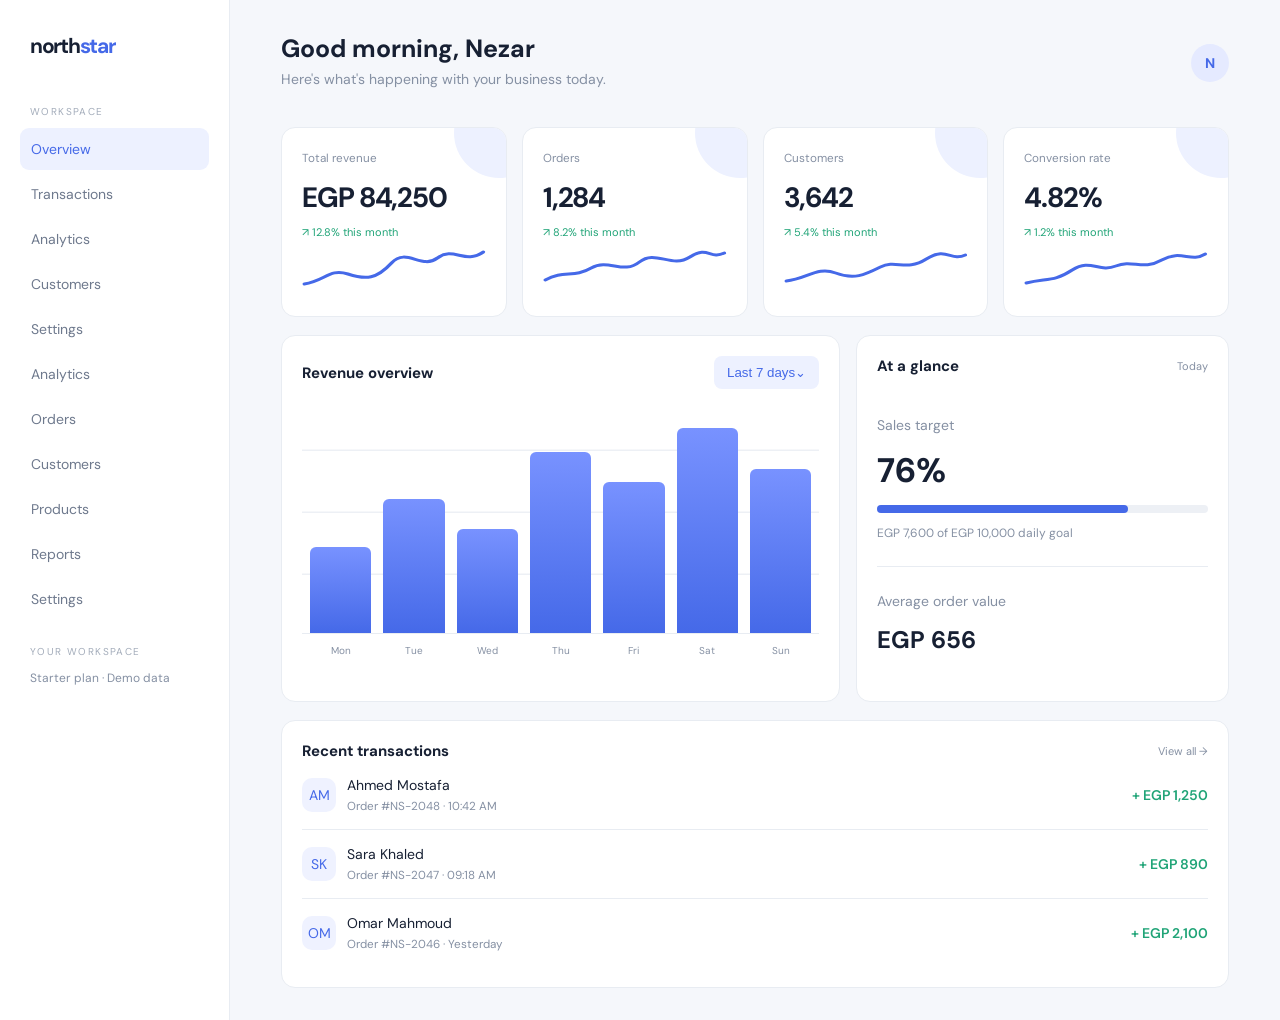
<file: projects/northstar/index.html>
<!doctype html><html lang="en"><head><meta charset="utf-8"><meta name="viewport" content="width=device-width,initial-scale=1"><title>Northstar — Business overview</title><link href="https://fonts.googleapis.com/css2?family=DM+Sans:wght@400;500;600;700&display=swap" rel="stylesheet"><style>
:root{--bg:#f5f7fb;--ink:#172033;--muted:#8590a3;--line:#e8ecf2;--blue:#4569e8;--green:#20a477}*{box-sizing:border-box}body{margin:0;background:var(--bg);color:var(--ink);font:14px 'DM Sans',sans-serif}.app{display:grid;grid-template-columns:230px 1fr;min-height:100vh}.side{background:#fff;border-right:1px solid var(--line);padding:28px 20px}.brand{font-size:21px;font-weight:700;letter-spacing:-.06em;margin:4px 10px 45px}.brand b{color:var(--blue)}.navlabel{font-size:10px;color:#a3acba;letter-spacing:.14em;margin:25px 10px 10px}.nav a{display:block;padding:12px 11px;margin:3px 0;color:#6e798d;text-decoration:none;border-radius:9px}.nav a.active,.nav a:hover{background:#edf1ff;color:var(--blue)}.main{padding:32px clamp(18px,4vw,55px);max-width:1500px;width:100%;margin:auto}.top{display:flex;justify-content:space-between;align-items:center;margin-bottom:34px}.top h1{font-size:25px;margin:0}.top p{color:var(--muted);margin:5px 0}.avatar{width:38px;height:38px;border-radius:50%;background:#e5eaff;color:var(--blue);display:grid;place-items:center;font-weight:700}.metrics{display:grid;grid-template-columns:repeat(4,1fr);gap:15px}.card{background:#fff;border:1px solid var(--line);border-radius:14px;padding:20px}.metric small{color:var(--muted)}.metric strong{display:block;font-size:28px;margin:13px 0 6px;letter-spacing:-.04em}.up{font-size:11px;color:var(--green)}.content{display:grid;grid-template-columns:1.5fr 1fr;gap:16px;margin-top:18px}.spark{width:100%;height:42px;margin-top:10px}.spark path{fill:none;stroke:#4569e8;stroke-width:3;stroke-linecap:round;stroke-linejoin:round}.metric{position:relative;overflow:hidden}.metric:after{content:'';position:absolute;width:90px;height:90px;border-radius:50%;background:#edf1ff;right:-38px;top:-40px;z-index:0}.metric>*{position:relative;z-index:1}.cardhead{display:flex;justify-content:space-between;align-items:center}.cardhead h2{font-size:15px;margin:0}.cardhead span{color:var(--muted);font-size:11px}.chart{height:245px;display:flex;align-items:end;gap:12px;padding:28px 8px 0;border-bottom:1px solid var(--line);background:repeating-linear-gradient(to bottom,transparent 0 60px,#edf0f5 61px 62px)}.bar{flex:1;background:linear-gradient(#7892ff,#4569e8);border-radius:6px 6px 0 0;position:relative;min-width:10px}.bar span{position:absolute;bottom:-24px;left:50%;transform:translateX(-50%);font-size:10px;color:var(--muted)}.activity{margin-top:18px}.transaction{display:flex;justify-content:space-between;align-items:center;padding:15px 0;border-bottom:1px solid var(--line)}.transaction:last-child{border:0}.person{display:flex;gap:11px;align-items:center}.dot{width:34px;height:34px;border-radius:10px;background:#eff2ff;color:var(--blue);display:grid;place-items:center}.person small{display:block;color:var(--muted);margin-top:4px}.amount{font-weight:600}.positive{color:var(--green)}.toggle{border:0;background:#edf1ff;color:var(--blue);padding:9px 13px;border-radius:8px;cursor:pointer}@media(max-width:900px){.app{grid-template-columns:1fr}.side{padding:14px 18px;border-right:0;border-bottom:1px solid var(--line)}.brand{margin:5px 8px 12px}.nav{display:flex;overflow:auto;gap:4px}.navlabel{display:none}.nav a{white-space:nowrap}.metrics{grid-template-columns:repeat(2,1fr)}.content{grid-template-columns:1fr}}@media(max-width:480px){.metrics{gap:9px}.card{padding:15px}.metric strong{font-size:23px}.main{padding:22px 14px}}
</style></head><body><div class="app"><aside class="side"><div class="brand">north<b>star</b></div><p class="navlabel">WORKSPACE</p><nav class="nav"><a class="active" href="#">Overview</a><a href="#activity">Transactions</a><a href="#chart">Analytics</a><a href="#activity">Customers</a><a href="#activity">Settings</a></nav><p class="navlabel">YOUR WORKSPACE</p><p style="font-size:12px;color:#8590a3;margin:12px 10px">Starter plan · Demo data</p></aside><main class="main"><header class="top"><div><h1>Good morning, Nezar</h1><p>Here's what's happening with your business today.</p></div><div class="avatar">N</div></header><section class="metrics"><article class="card metric"><small>Total revenue</small><strong>EGP 84,250</strong><span class="up">↗ 12.8% this month</span><svg class="spark" viewBox="0 0 160 42" preserveAspectRatio="none"><path d="M2 34 C20 31 24 18 40 24 S65 29 78 13 S104 20 118 8 S142 15 158 2"/></svg></article><article class="card metric"><small>Orders</small><strong>1,284</strong><span class="up">↗ 8.2% this month</span><svg class="spark" viewBox="0 0 160 42" preserveAspectRatio="none"><path d="M2 30 C18 20 27 28 42 18 S70 25 84 12 S112 19 128 7 S145 10 158 3"/></svg></article><article class="card metric"><small>Customers</small><strong>3,642</strong><span class="up">↗ 5.4% this month</span><svg class="spark" viewBox="0 0 160 42" preserveAspectRatio="none"><path d="M2 31 C20 29 29 16 45 23 S70 25 84 17 S106 22 124 9 S145 12 158 5"/></svg></article><article class="card metric"><small>Conversion rate</small><strong>4.82%</strong><span class="up">↗ 1.2% this month</span><svg class="spark" viewBox="0 0 160 42" preserveAspectRatio="none"><path d="M2 33 C20 28 26 32 42 20 S65 23 80 16 S103 21 120 10 S145 13 158 4"/></svg></article></section><section class="content"><article class="card" id="chart"><div class="cardhead"><h2>Revenue overview</h2><button class="toggle" id="period">Last 7 days⌄</button></div><div class="chart" id="bars"><div class="bar" style="height:40%"><span>Mon</span></div><div class="bar" style="height:62%"><span>Tue</span></div><div class="bar" style="height:48%"><span>Wed</span></div><div class="bar" style="height:84%"><span>Thu</span></div><div class="bar" style="height:70%"><span>Fri</span></div><div class="bar" style="height:95%"><span>Sat</span></div><div class="bar" style="height:76%"><span>Sun</span></div></div></article><article class="card"><div class="cardhead"><h2>At a glance</h2><span>Today</span></div><div style="padding:26px 0"><p style="color:#8590a3">Sales target</p><strong style="font-size:34px">76%</strong><div style="height:8px;background:#edf0f5;border-radius:9px;margin:12px 0"><div style="width:76%;height:100%;background:#4569e8;border-radius:9px"></div></div><p style="color:#8590a3;font-size:12px">EGP 7,600 of EGP 10,000 daily goal</p><hr style="border:0;border-top:1px solid #e8ecf2;margin:25px 0"><p style="color:#8590a3">Average order value</p><strong style="font-size:24px">EGP 656</strong></div></article></section><section class="card activity" id="activity"><div class="cardhead"><h2>Recent transactions</h2><span>View all →</span></div><div class="transaction"><div class="person"><span class="dot">AM</span><div>Ahmed Mostafa<small>Order #NS-2048 · 10:42 AM</small></div></div><span class="amount positive">+ EGP 1,250</span></div><div class="transaction"><div class="person"><span class="dot">SK</span><div>Sara Khaled<small>Order #NS-2047 · 09:18 AM</small></div></div><span class="amount positive">+ EGP 890</span></div><div class="transaction"><div class="person"><span class="dot">OM</span><div>Omar Mahmoud<small>Order #NS-2046 · Yesterday</small></div></div><span class="amount positive">+ EGP 2,100</span></div></section></main></div><script>let alt=false;document.getElementById('period').addEventListener('click',()=>{alt=!alt;document.getElementById('period').textContent=alt?'Last 30 days⌄':'Last 7 days⌄';document.querySelectorAll('.bar').forEach((b,i)=>b.style.height=(alt?[58,75,44,90,68,100,82][i]:[40,62,48,84,70,95,76][i])+'%')});document.querySelectorAll('.nav a').forEach(a=>a.addEventListener('click',()=>{document.querySelectorAll('.nav a').forEach(x=>x.classList.remove('active'));a.classList.add('active')}));</script><script>
(()=>{const nav=document.querySelector('.nav');const main=document.querySelector('.main');if(!nav||!main)return;const views={
Analytics:['Analytics overview','Traffic by channel, conversion and engagement insights.','Sessions|28,490','Page views|92,810','Conversion|4.82%','Bounce rate|31.4%'],
Orders:['Orders','Search and review recent sample orders.','NS-1048 · Olivia Martin · EGP 2,450 · Paid','NS-1047 · Noah Williams · EGP 1,890 · Paid','NS-1046 · Amelia Brown · EGP 420 · Pending','NS-1045 · Liam Davis · EGP 3,250 · Paid','NS-1044 · Sophia Wilson · EGP 760 · Refunded'],
Customers:['Customers','A sample view of customer relationships.','Olivia Martin · olivia@example.com · VIP','Noah Williams · noah@example.com · Returning','Amelia Brown · amelia@example.com · Returning','Liam Davis · liam@example.com · New','Sophia Wilson · sophia@example.com · VIP'],
Products:['Products','Manage the sample catalogue locally.','Studio backpack · EGP 1,450 · 24 in stock','Everyday bottle · EGP 420 · 8 in stock','Wireless speaker · EGP 1,890 · 42 in stock','Desk lamp · EGP 980 · Out of stock','Travel pouch · EGP 560 · 17 in stock'],
Reports:['Reports','Exportable summary for this demo workspace.','Gross sales · EGP 98,420','Net sales · EGP 84,250','Refunds · EGP 2,140','Average order · EGP 656'],
Settings:['Settings','Workspace preferences.','Email notifications','Weekly performance summary','Order alerts']};
Object.entries(views).forEach(([name,data])=>{const b=document.createElement('a');b.href='#'+name.toLowerCase();b.textContent=name;b.style.cssText='display:block;padding:12px 11px;margin:3px 0;color:#6e798d;text-decoration:none;border-radius:9px';b.onclick=e=>{e.preventDefault();main.querySelectorAll('.extra-view').forEach(x=>x.remove());const section=document.createElement('section');section.className='extra-view';section.style.cssText='background:#fff;border:1px solid #e8ecf2;border-radius:14px;padding:26px;margin-top:22px';section.innerHTML='<h2 style="font-size:25px;margin:0 0 8px">'+data[0]+'</h2><p style="color:#8590a3">'+data[1]+'</p>'+data.slice(2).map(x=>'<div style="padding:16px 4px;border-bottom:1px solid #e8ecf2">'+x.replace('|',' <b style="float:right">')+'</b></div>').join('')+(name==='Products'?'<button id="addDemo" style="padding:12px;background:#4569e8;color:white;border:0;border-radius:8px">＋ Add product</button>':'')+(name==='Settings'?'<label style="display:block;padding:14px"><input type="checkbox" checked> Email notifications</label><label style="display:block;padding:14px"><input type="checkbox"> Weekly summary</label>':'');main.append(section);document.querySelectorAll('.nav a').forEach(x=>x.style.background='transparent');b.style.background='#edf1ff';b.style.color='#4569e8';if(name==='Products')section.querySelector('#addDemo').onclick=()=>{const n=prompt('Product name');if(n){const row=document.createElement('div');row.style.padding='14px';row.textContent=n+' · Added to local demo';section.append(row)}};section.scrollIntoView({behavior:'smooth'});};nav.append(b)});})();
</script><style>@media(max-width:700px){body{overflow-x:hidden}.sidebar{position:static;width:100%;height:auto;padding:12px;display:flex;overflow-x:auto;gap:6px}.sidebar nav,.nav{display:flex;gap:6px;white-space:nowrap}.sidebar a,.nav a{padding:10px!important;flex:0 0 auto}.main{margin:0!important;padding:16px!important;width:100%}.topbar{padding:14px!important;gap:10px;flex-wrap:wrap}.stats,.stat-grid,.cards{grid-template-columns:repeat(2,minmax(0,1fr))!important}.chart,.panel{width:100%;min-width:0}.table-wrap{overflow-x:auto}.main h1{font-size:25px}.extra-view{padding:16px!important}}.extra-view{animation:nfade .35s ease}@keyframes nfade{from{opacity:0;transform:translateY(12px)}to{opacity:1;transform:none}}</body></html>
</file>
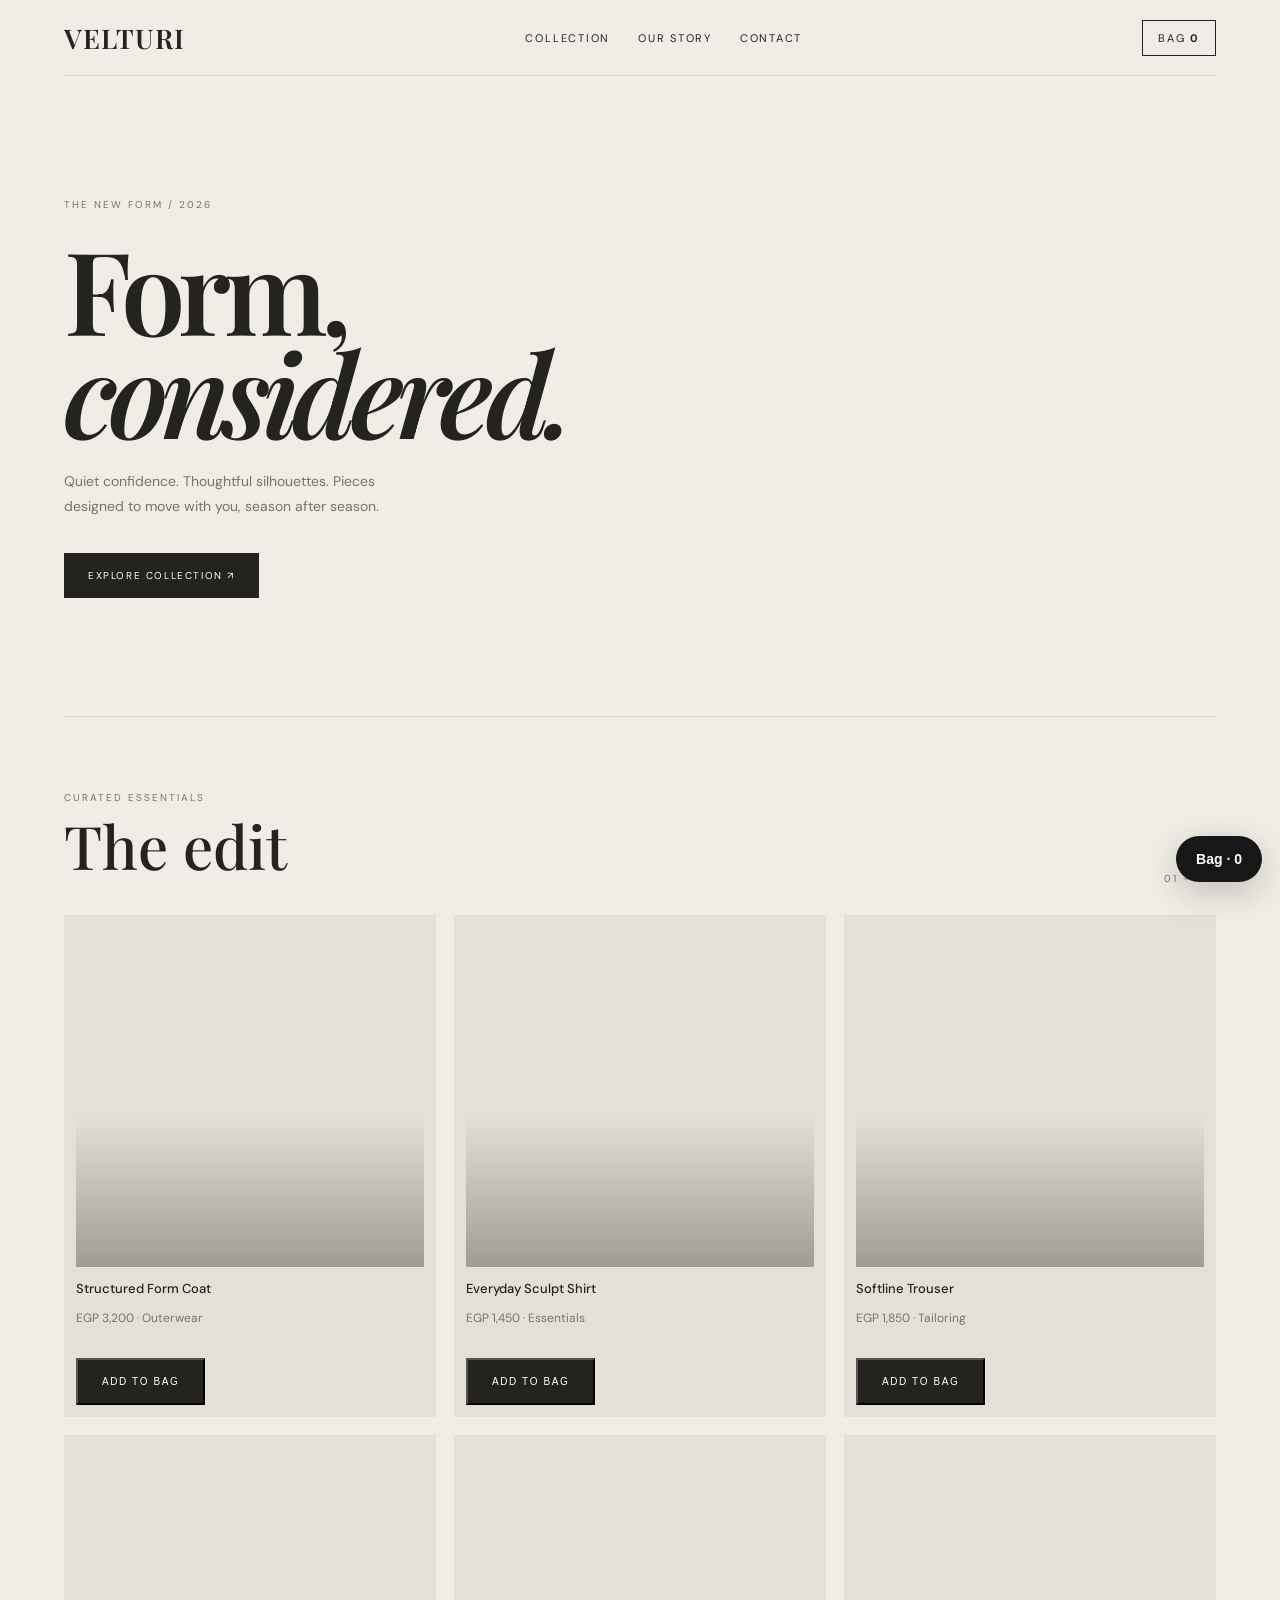
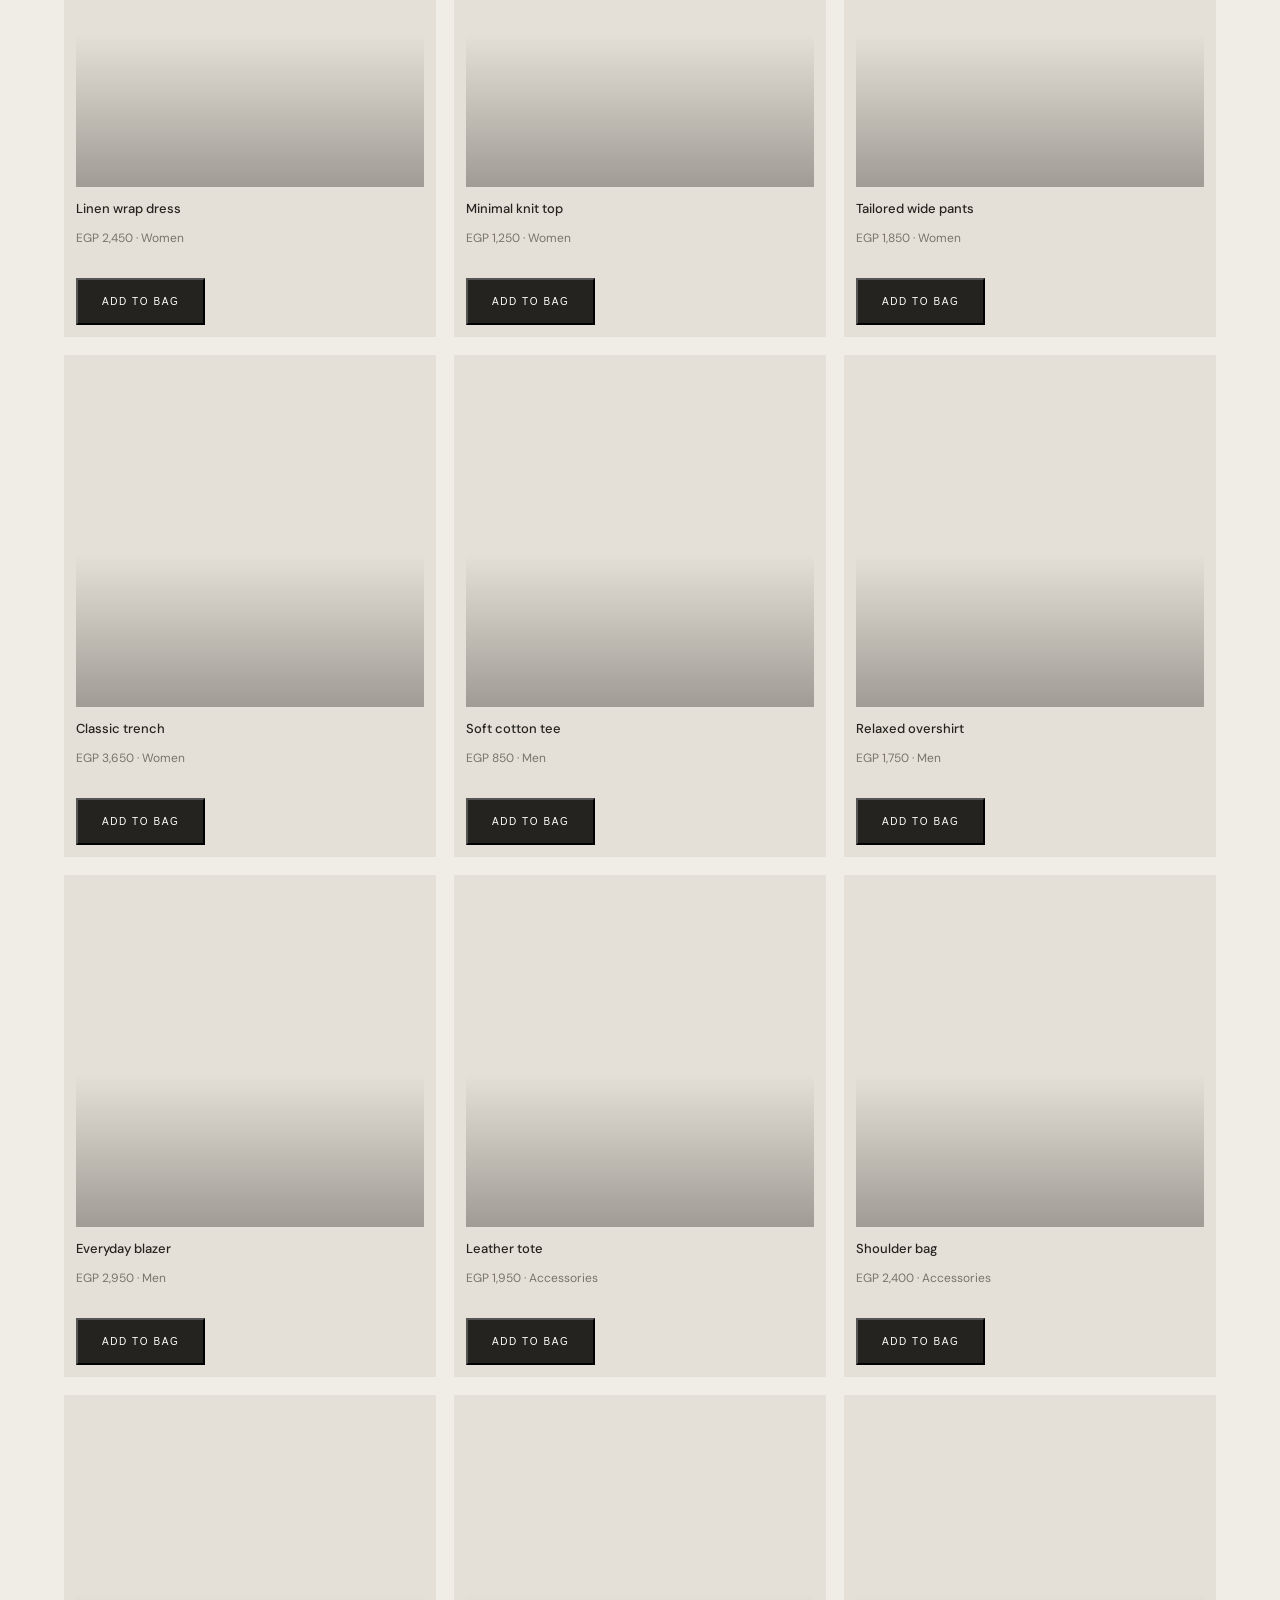
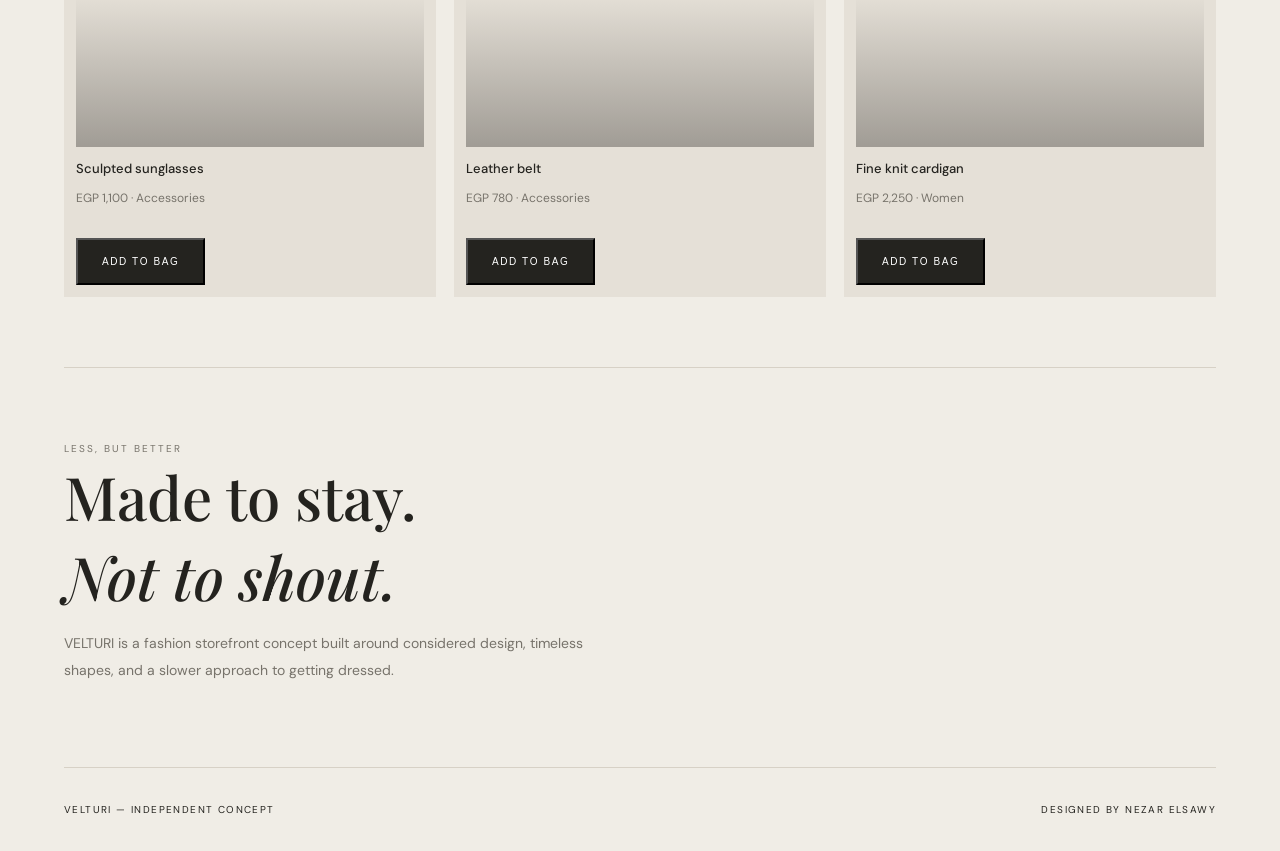
<file: projects/velturi/index.html>
<!doctype html><html lang="en"><head><meta charset="utf-8"><meta name="viewport" content="width=device-width,initial-scale=1"><title>VELTURI — Form, considered.</title><link rel="preconnect" href="https://fonts.googleapis.com"><link href="https://fonts.googleapis.com/css2?family=DM+Sans:wght@400;500;700&family=Playfair+Display:ital,wght@0,600;1,500&display=swap" rel="stylesheet"><style>
:root{--bg:#f0ede6;--ink:#24231f;--muted:#77736b;--line:#d7d1c6;--accent:#a64f38}*{box-sizing:border-box}body{margin:0;background:var(--bg);color:var(--ink);font:14px 'DM Sans',sans-serif}a{color:inherit;text-decoration:none}.wrap{max-width:1400px;margin:auto;padding:0 5vw}.top{height:76px;display:flex;align-items:center;justify-content:space-between;border-bottom:1px solid var(--line);font-size:11px;letter-spacing:.16em}.brand{font:600 27px 'Playfair Display';letter-spacing:.04em}.top nav{display:flex;gap:28px}.bag{border:1px solid var(--ink);padding:10px 15px}.hero{min-height:620px;display:grid;grid-template-columns:1fr 1fr;align-items:center;gap:5vw;padding:65px 0}.eyebrow,.label{font-size:10px;letter-spacing:.2em;text-transform:uppercase;color:var(--muted)}h1{font:600 clamp(64px,9vw,132px)/.9 'Playfair Display';letter-spacing:-.06em;margin:25px 0}.hero p{max-width:370px;line-height:1.8;color:var(--muted)}.btn{display:inline-block;background:var(--ink);color:white;padding:16px 24px;margin-top:20px;font-size:10px;letter-spacing:.16em;text-transform:uppercase}.visual{height:510px;background:linear-gradient(145deg,#c8b9a7,#8d7568 48%,#302b28);position:relative;overflow:hidden}.visual:before{content:"";position:absolute;width:54%;height:88%;left:23%;top:8%;border-radius:48% 48% 8% 8%;background:linear-gradient(110deg,#e5d8c7,#8c7162 45%,#302b28);box-shadow:30px 20px 50px #34282066}.visual:after{content:"V / 01";position:absolute;bottom:25px;left:25px;color:#fff;letter-spacing:.2em;font-size:11px}.visual{background:url('https://images.unsplash.com/photo-1539109136881-3be0616acf4b?auto=format&fit=crop&w=1400&q=85') center 38%/cover no-repeat}.visual:before,.visual:after{display:none}.product .photo{height:340px;background-size:cover;background-position:center;position:relative;font-size:0}.product .photo:after{content:'';position:absolute;inset:0;background:linear-gradient(180deg,transparent 55%,#17141155)}.product:nth-child(1) .photo{background-image:url('https://images.unsplash.com/photo-1539109136881-3be0616acf4b?auto=format&fit=crop&w=1400&q=85')}.product:nth-child(2) .photo{background-image:url('https://images.unsplash.com/photo-1529139574466-a303027c1d8b?auto=format&fit=crop&w=900&q=85')}.product:nth-child(3) .photo{background-image:url('https://images.unsplash.com/photo-1483985988355-763728e1935b?auto=format&fit=crop&w=900&q=85')}.section{padding:70px 0;border-top:1px solid var(--line)}.section-head{display:flex;justify-content:space-between;align-items:end;margin-bottom:30px}h2{font:500 clamp(34px,5vw,60px) 'Playfair Display';margin:0}.grid{display:grid;grid-template-columns:repeat(3,1fr);gap:18px}.product{background:#e5e0d7;padding:12px}.photo{height:340px;display:grid;place-items:center;background:linear-gradient(145deg,#d1c4b4,#887a6e);font:italic 60px 'Playfair Display';color:#f5eee4}.product h3{font-size:13px;font-weight:500}.product p{color:var(--muted);font-size:12px}.foot{padding:35px 0;display:flex;justify-content:space-between;border-top:1px solid var(--line);font-size:10px;letter-spacing:.14em}@media(max-width:700px){.top nav{display:none}.hero{grid-template-columns:1fr;padding:45px 0}.visual{height:360px}.grid{grid-template-columns:1fr}.photo{height:290px}.section{padding:50px 0}}
</style></head><body><div class="wrap"><header class="top"><a class="brand" href="#">VELTURI</a><nav><a href="#collection">COLLECTION</a><a href="#story">OUR STORY</a><a href="#footer">CONTACT</a></nav><span class="bag">BAG <b id="count">0</b></span></header><main><section class="hero"><div><span class="eyebrow">THE NEW FORM / 2026</span><h1>Form,<br><i>considered.</i></h1><p>Quiet confidence. Thoughtful silhouettes. Pieces designed to move with you, season after season.</p><a class="btn" href="#collection">Explore collection ↗</a></div><div class="visual" aria-label="Abstract fashion campaign artwork"></div></section><section class="section" id="collection"><div class="section-head"><div><span class="eyebrow">CURATED ESSENTIALS</span><h2>The edit</h2></div><span class="label">01 — 03</span></div><div class="grid"><article class="product"><div class="photo">01</div><h3>Structured Form Coat</h3><p>EGP 3,200 · Outerwear</p><button class="btn add">Add to bag</button></article><article class="product"><div class="photo">02</div><h3>Everyday Sculpt Shirt</h3><p>EGP 1,450 · Essentials</p><button class="btn add">Add to bag</button></article><article class="product"><div class="photo">03</div><h3>Softline Trouser</h3><p>EGP 1,850 · Tailoring</p><button class="btn add">Add to bag</button></article></div></section><section class="section" id="story"><span class="eyebrow">LESS, BUT BETTER</span><h2>Made to stay.<br><i>Not to shout.</i></h2><p style="max-width:540px;line-height:1.9;color:var(--muted)">VELTURI is a fashion storefront concept built around considered design, timeless shapes, and a slower approach to getting dressed.</p></section></main><footer class="foot" id="footer"><span>VELTURI — INDEPENDENT CONCEPT</span><span>DESIGNED BY NEZAR ELSAWY</span></footer></div><script>let n=0;document.querySelectorAll('.add').forEach(b=>b.addEventListener('click',()=>{n++;document.getElementById('count').textContent=n;b.textContent='Added ✓';setTimeout(()=>b.textContent='Add to bag',900)}));</script><script>
(()=>{const root=document.querySelector('.grid');if(!root)return;const data=[
['Linen wrap dress','Women',2450,'https://images.unsplash.com/photo-1515886657613-9f3515b0c78f?auto=format&fit=crop&w=700&q=85'],
['Minimal knit top','Women',1250,'https://images.unsplash.com/photo-1551163943-3f6a855d1153?auto=format&fit=crop&w=700&q=85'],
['Tailored wide pants','Women',1850,'https://images.unsplash.com/photo-1506629905607-d9a4d7f3c6c0?auto=format&fit=crop&w=700&q=85'],
['Classic trench','Women',3650,'https://images.unsplash.com/photo-1548624149-f2b5b6b7f2a4?auto=format&fit=crop&w=700&q=85'],
['Soft cotton tee','Men',850,'https://images.unsplash.com/photo-1521572163474-6864f9cf17ab?auto=format&fit=crop&w=700&q=85'],
['Relaxed overshirt','Men',1750,'https://images.unsplash.com/photo-1591047139829-d91aecb6caea?auto=format&fit=crop&w=700&q=85'],
['Everyday blazer','Men',2950,'https://images.unsplash.com/photo-1617127365659-c47fa864d8bc?auto=format&fit=crop&w=700&q=85'],
['Leather tote','Accessories',1950,'https://images.unsplash.com/photo-1590874103328-eac38a683ce7?auto=format&fit=crop&w=700&q=85'],
['Shoulder bag','Accessories',2400,'https://images.unsplash.com/photo-1584917865442-de89df76afd3?auto=format&fit=crop&w=700&q=85'],
['Sculpted sunglasses','Accessories',1100,'https://images.unsplash.com/photo-1511499767150-a48a237f0083?auto=format&fit=crop&w=700&q=85'],
['Leather belt','Accessories',780,'https://images.unsplash.com/photo-1624222247344-550fb8c7b7a5?auto=format&fit=crop&w=700&q=85'],
['Fine knit cardigan','Women',2250,'https://images.unsplash.com/photo-1576566588028-4147f3842f27?auto=format&fit=crop&w=700&q=85']];
const count=document.getElementById('count');let cart=0;data.forEach((p,i)=>{const a=document.createElement('article');a.className='product';a.innerHTML='<div class="photo" style="background-image:url('+p[3]+')"></div><h3>'+p[0]+'</h3><p>EGP '+p[2].toLocaleString()+' · '+p[1]+'</p><button class="btn add">Add to bag</button>';a.querySelector('button').onclick=()=>{cart++;count.textContent=cart;a.querySelector('button').textContent='Added ✓'};root.append(a)});})();
</script><style>
@media(max-width:640px){body{overflow-x:hidden}.wrap{width:100%;padding:0 16px}.hero{min-height:65vh;padding:70px 18px 45px}.hero h1{font-size:clamp(42px,13vw,70px);line-height:.98}.section{padding:42px 16px}.grid{grid-template-columns:repeat(2,minmax(0,1fr));gap:12px}.product{min-width:0}.photo{height:clamp(150px,48vw,240px);background-size:cover;background-position:center}.product h3{font-size:14px}.btn{min-height:44px}.foot{padding:20px 16px;gap:10px;flex-wrap:wrap}nav{gap:12px}}
.vcart{position:fixed;right:18px;bottom:18px;z-index:9999;border:0;border-radius:999px;padding:15px 20px;background:#171717;color:#fff;box-shadow:0 10px 35px #0003;font:600 14px sans-serif;cursor:pointer}.vmodal{position:fixed;inset:0;z-index:10000;background:#0008;display:none;align-items:flex-end;justify-content:center;padding:12px}.vmodal.open{display:flex}.vpanel{background:#fff;color:#171717;width:min(100%,520px);max-height:90vh;overflow:auto;border-radius:24px;padding:24px;box-shadow:0 30px 90px #0003;animation:rise .35s ease}.vpanel h2{font-size:28px;margin:0 0 12px}.vrow{display:flex;justify-content:space-between;gap:12px;padding:13px 0;border-bottom:1px solid #eee}.vrow button{border:0;background:#eee;border-radius:8px;padding:4px 10px}.vfield{width:100%;padding:13px;border:1px solid #ddd;border-radius:10px;margin:7px 0;font:inherit}.vcheckout{width:100%;padding:15px;background:#171717;color:#fff;border:0;border-radius:12px;margin-top:12px;font:inherit;cursor:pointer}.vclose{float:right;border:0;background:#eee;border-radius:50%;width:36px;height:36px}@keyframes rise{from{transform:translateY(30px);opacity:0}to{transform:none;opacity:1}}.product{animation:fadeUp .6s both}@keyframes fadeUp{from{opacity:0;transform:translateY(16px)}to{opacity:1;transform:none}}
</style>
<button class="vcart" id="vcart">Bag · 0</button><div class="vmodal" id="vmodal"><div class="vpanel"><button class="vclose" id="vclose">×</button><h2>Your bag</h2><div id="vitems">Your bag is empty.</div><p id="vtotal"><b>Total: EGP 0</b></p><h3>Checkout</h3><form id="vform"><input class="vfield" name="name" placeholder="Full name" required><input class="vfield" name="phone" placeholder="Phone number" required><input class="vfield" name="address" placeholder="Delivery address" required><select class="vfield" name="payment"><option>Cash on delivery</option><option>Card (demo)</option></select><button class="vcheckout">Place demo order</button></form><small>Demo checkout only — no payment or real order is processed.</small></div></div>
<script>(()=>{const modal=document.getElementById('vmodal'),bag=document.getElementById('vcart'),items=document.getElementById('vitems'),total=document.getElementById('vtotal');let cart=[];function render(){bag.textContent='Bag · '+cart.reduce((s,x)=>s+x.qty,0);items.innerHTML=cart.length?cart.map((x,i)=>'<div class="vrow"><span>'+x.name+'<br><small>EGP '+x.price.toLocaleString()+'</small></span><span><button data-i="'+i+'" data-op="-">−</button> '+x.qty+' <button data-i="'+i+'" data-op="+">+</button></span></div>').join(''):'Your bag is empty.';total.innerHTML='<b>Total: EGP '+cart.reduce((s,x)=>s+x.price*x.qty,0).toLocaleString()+'</b>';items.querySelectorAll('button').forEach(b=>b.onclick=()=>{const i=+b.dataset.i;cart[i].qty+=b.dataset.op==='+'?1:-1;if(cart[i].qty<1)cart.splice(i,1);render()})}document.querySelectorAll('.add').forEach(b=>b.addEventListener('click',()=>{const card=b.closest('.product'),name=card?.querySelector('h3')?.textContent||'Velturi item',match=card?.querySelector('p')?.textContent.match(/[\d,]+/),price=match?+match[0].replace(/,/g,''):0;let x=cart.find(z=>z.name===name);x?x.qty++:cart.push({name,price,qty:1});render()}));bag.onclick=()=>modal.classList.add('open');document.getElementById('vclose').onclick=()=>modal.classList.remove('open');modal.addEventListener('click',e=>{if(e.target===modal)modal.classList.remove('open')});document.getElementById('vform').onsubmit=e=>{e.preventDefault();if(!cart.length){alert('Your bag is empty.');return}const f=new FormData(e.target);alert('Demo order received, '+f.get('name')+'! Total: EGP '+cart.reduce((s,x)=>s+x.price*x.qty,0).toLocaleString()+'. No real order was sent.');cart=[];render();e.target.reset();modal.classList.remove('open')};render()})();</script></body></html>
</file>
